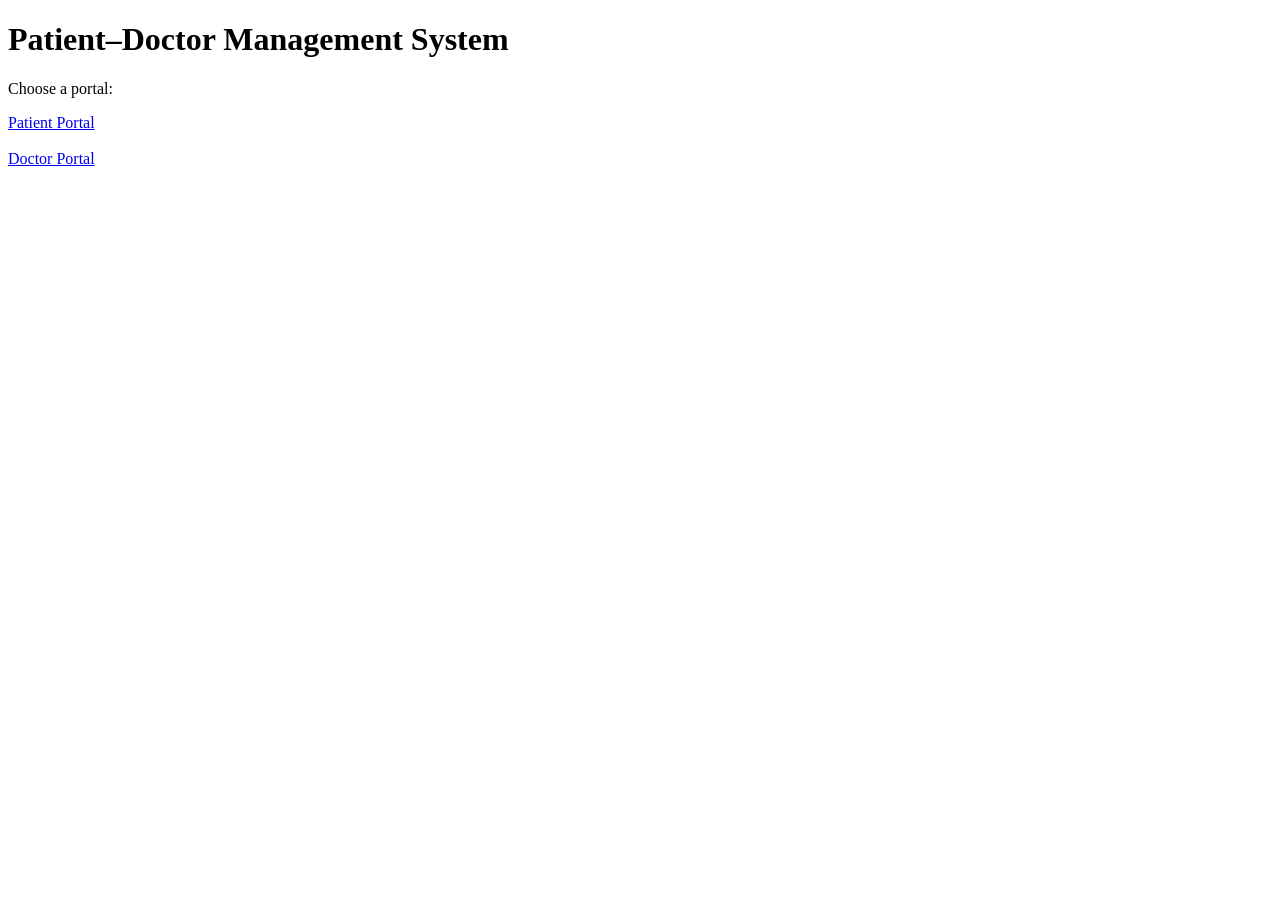
<file: index.html>
<!DOCTYPE html>
<html>
<head>
    <title>Patient Doctor Management System</title>
</head>
<body>
    <h1>Patient–Doctor Management System</h1>
    <p>Choose a portal:</p>

    <a href="patient-doctor-system/patient.html">Patient Portal</a>
    <br><br>
    <a href="patient-doctor-system/doctor.html">Doctor Portal</a>
</body>
</html>
</file>
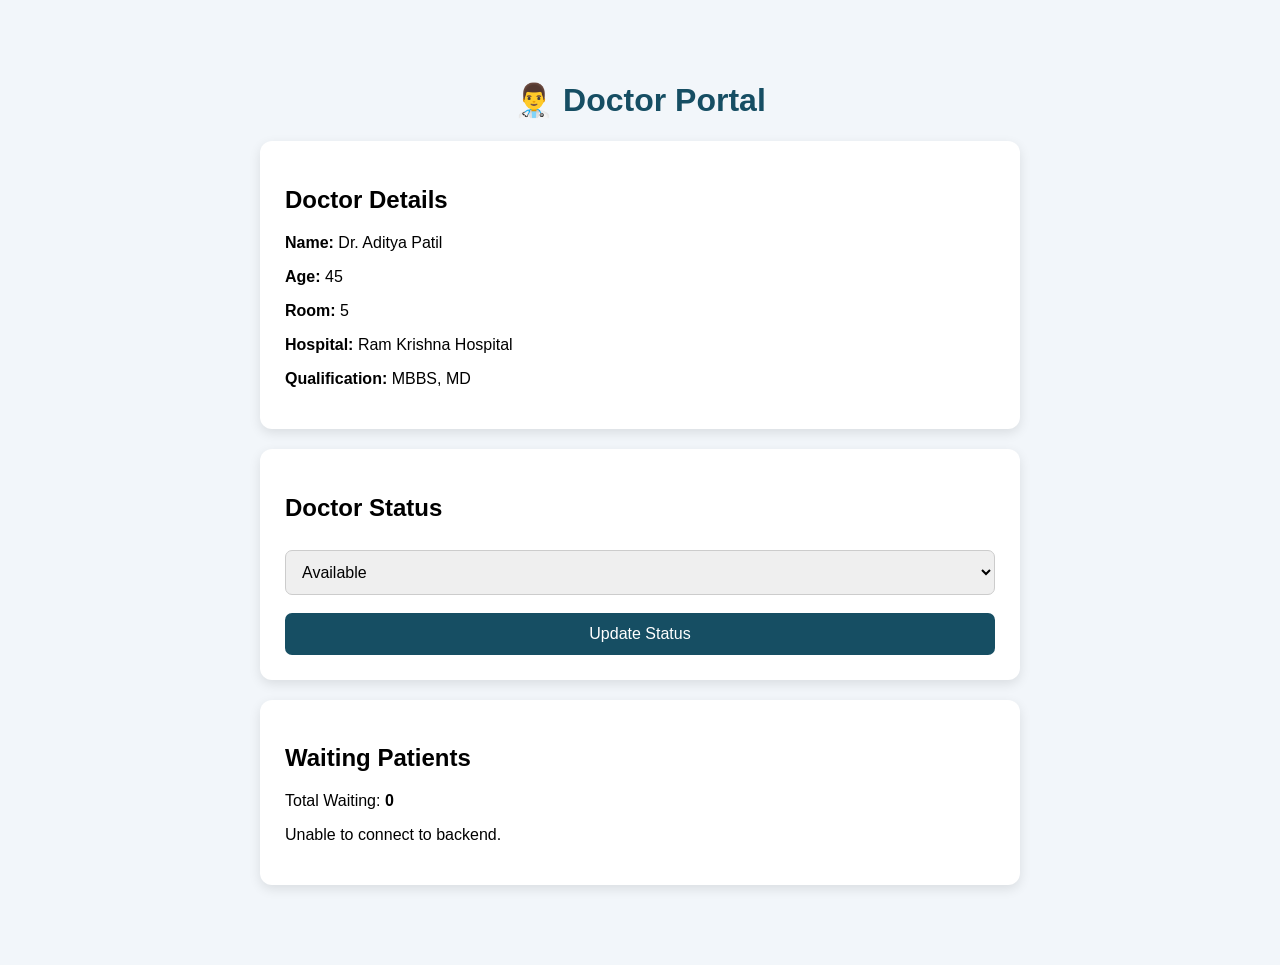
<file: patient-doctor-system/doctor.html>
<!DOCTYPE html>
<html>
<head>
    <title>Doctor Portal</title>
    <link rel="stylesheet" href="style.css">
</head>
<body>

<div class="container">
    <h1>👨‍⚕️ Doctor Portal</h1>

    <div class="card">
        <h2>Doctor Details</h2>

        <p><b>Name:</b> Dr. Aditya Patil</p>
        <p><b>Age:</b> 45</p>
        <p><b>Room:</b> 5</p>
        <p><b>Hospital:</b> Ram Krishna Hospital</p>
        <p><b>Qualification:</b> MBBS, MD</p>
    </div>

    <div class="card">
        <h2>Doctor Status</h2>

        <select id="status">
            <option>Available</option>
            <option>Coming in 5 minutes</option>
            <option>Coming in 10 minutes</option>
            <option>Emergency</option>
            <option>Not available</option>
        </select>

        <button onclick="updateDoctorStatus()">Update Status</button>
    </div>

    <div class="card">
        <h2>Waiting Patients</h2>

        <p>
            Total Waiting:
            <b id="patientCount">0</b>
        </p>

        <div id="patients"></div>
    </div>
</div>

<script src="script.js"></script>
</body>
</html>
</file>
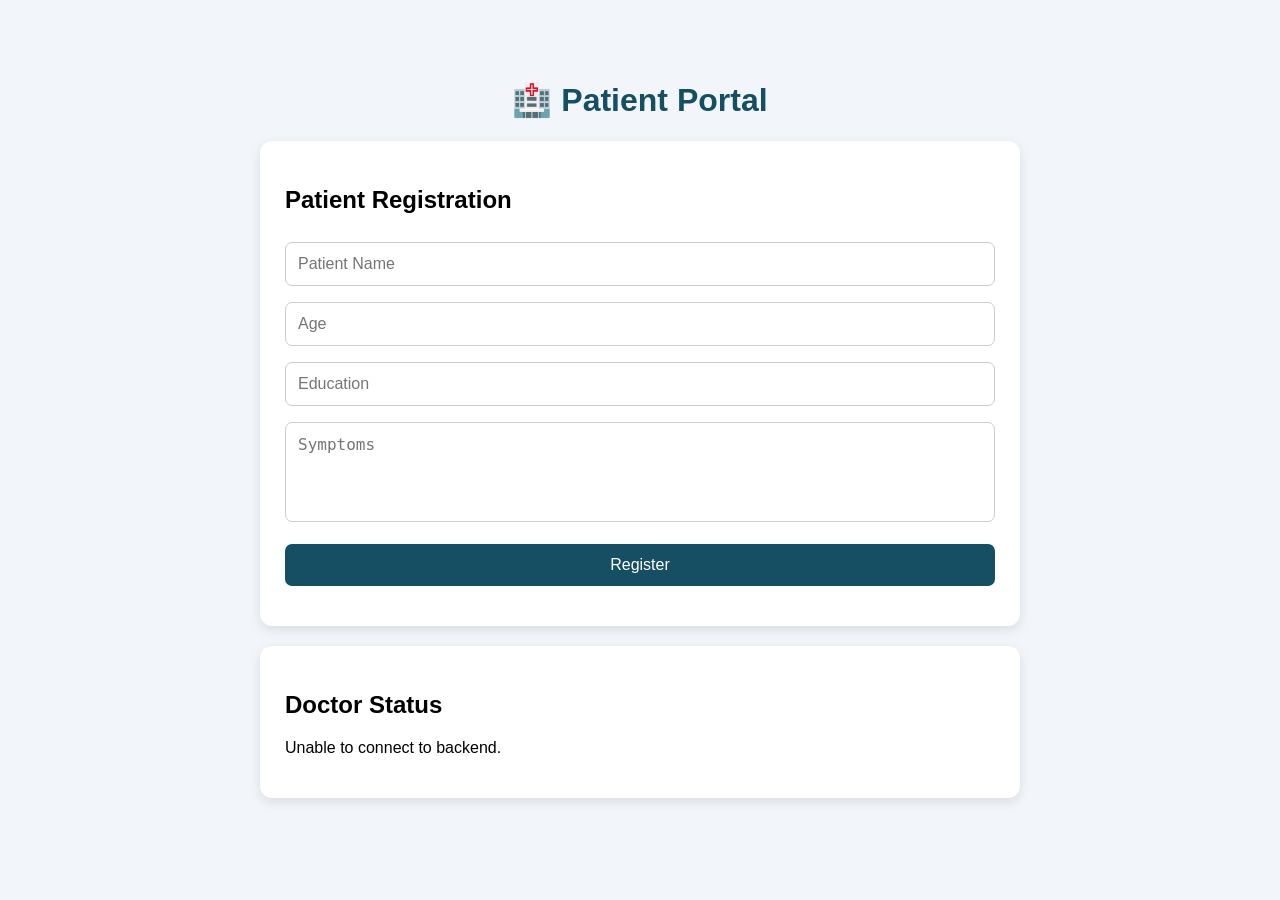
<file: patient-doctor-system/patient.html>
<!DOCTYPE html>
<html>
<head>
    <title>Patient Portal</title>
    <link rel="stylesheet" href="style.css">
</head>
<body>

<div class="container">
    <h1>🏥 Patient Portal</h1>

    <div class="card">
        <h2>Patient Registration</h2>

        <input type="text" id="name" placeholder="Patient Name">
        <input type="number" id="age" placeholder="Age">
        <input type="text" id="education" placeholder="Education">
        <textarea id="symptoms" placeholder="Symptoms"></textarea>

        <button onclick="registerPatient()">Register</button>

        <div id="result"></div>
    </div>

    <div class="card">
        <h2>Doctor Status</h2>
        <p id="doctorStatus">Loading...</p>
    </div>
</div>

<script src="script.js"></script>
</body>
</html>
</file>
<file: patient-doctor-system/style.css>
* {
    box-sizing: border-box;
}

body {
    margin: 0;
    font-family: Arial, sans-serif;
    background: #f2f6fa;
}

.container {
    max-width: 800px;
    margin: 40px auto;
    padding: 20px;
}

h1 {
    text-align: center;
    color: #164e63;
}

.card {
    background: white;
    padding: 25px;
    margin: 20px 0;
    border-radius: 12px;
    box-shadow: 0 4px 12px rgba(0, 0, 0, 0.1);
}

input,
textarea,
select {
    width: 100%;
    padding: 12px;
    margin: 8px 0;
    border: 1px solid #ccc;
    border-radius: 7px;
    font-size: 16px;
}

textarea {
    height: 100px;
    resize: none;
}

button {
    width: 100%;
    padding: 12px;
    margin-top: 10px;
    border: none;
    border-radius: 7px;
    background: #164e63;
    color: white;
    font-size: 16px;
    cursor: pointer;
}

button:hover {
    background: #0e7490;
}

#result {
    margin-top: 15px;
    font-size: 18px;
    font-weight: bold;
}

.patient {
    border: 1px solid #ddd;
    padding: 15px;
    margin-top: 10px;
    border-radius: 8px;
}
</file>
